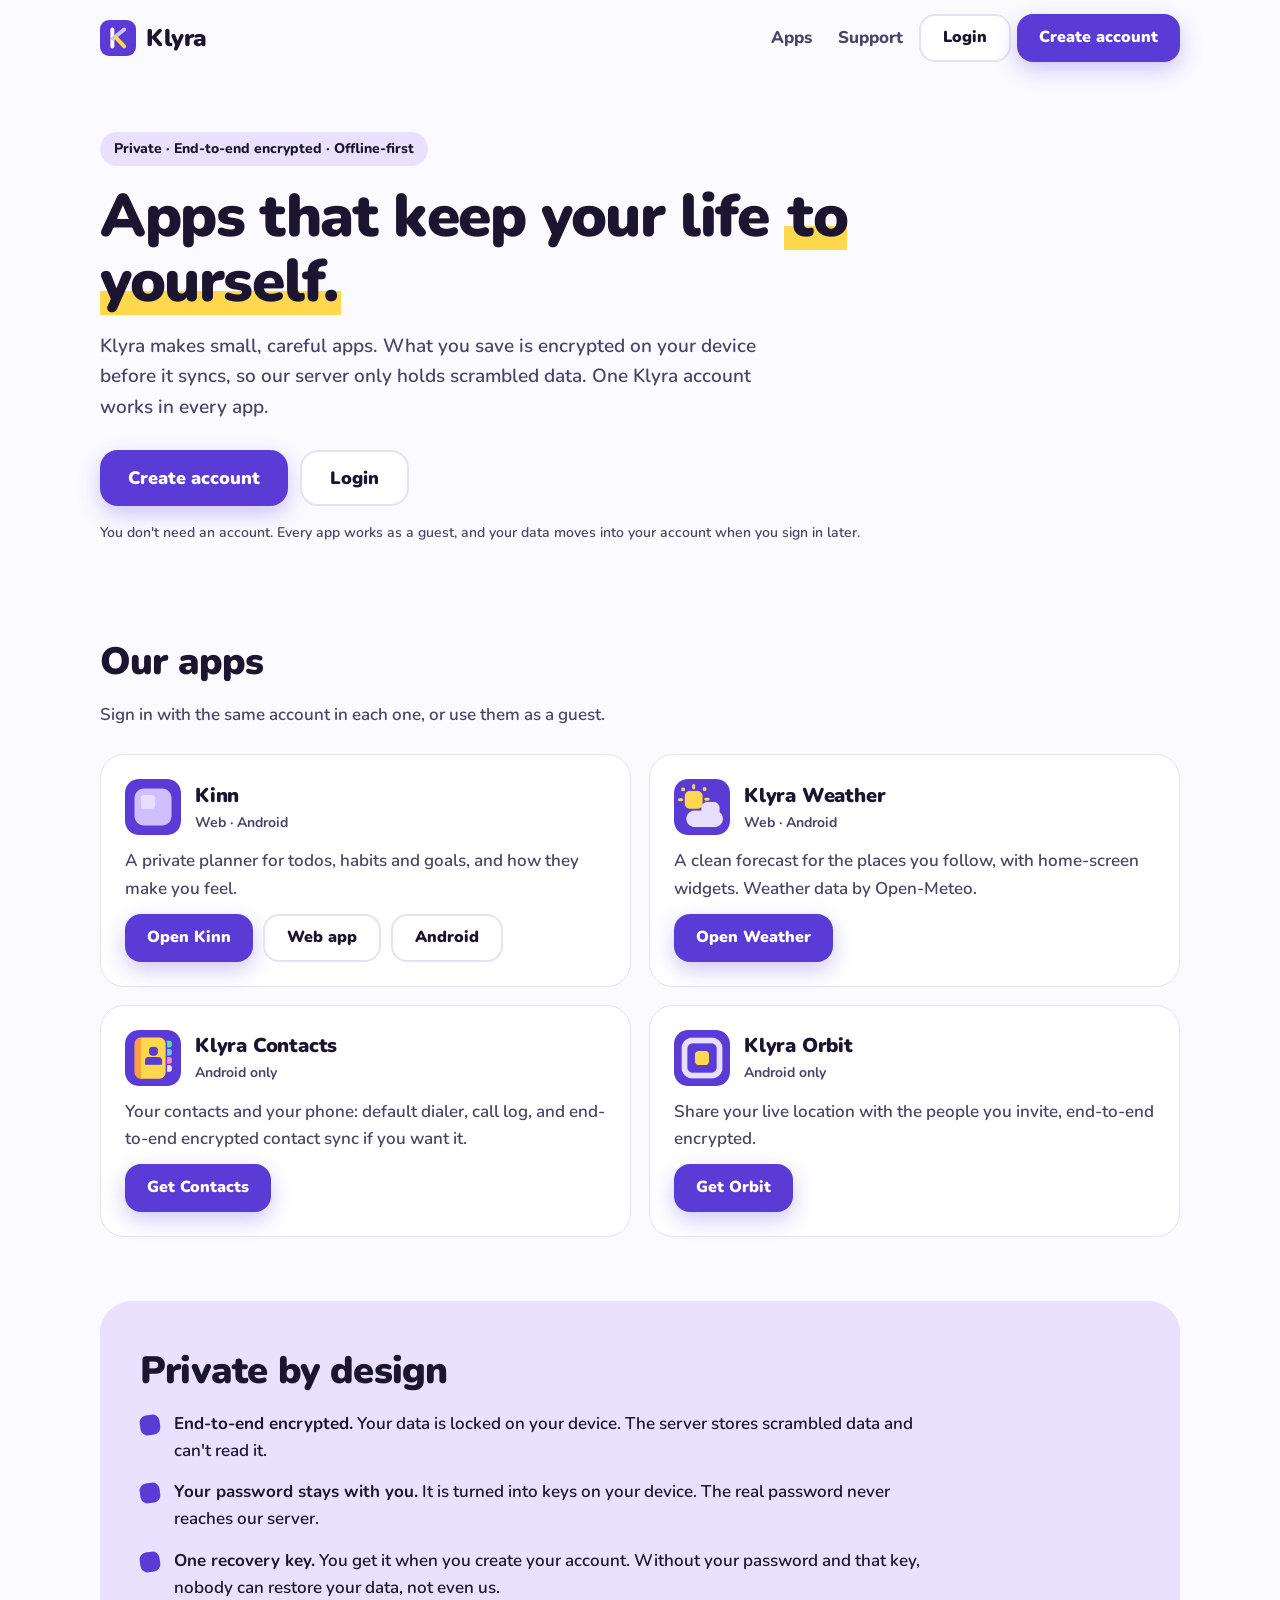
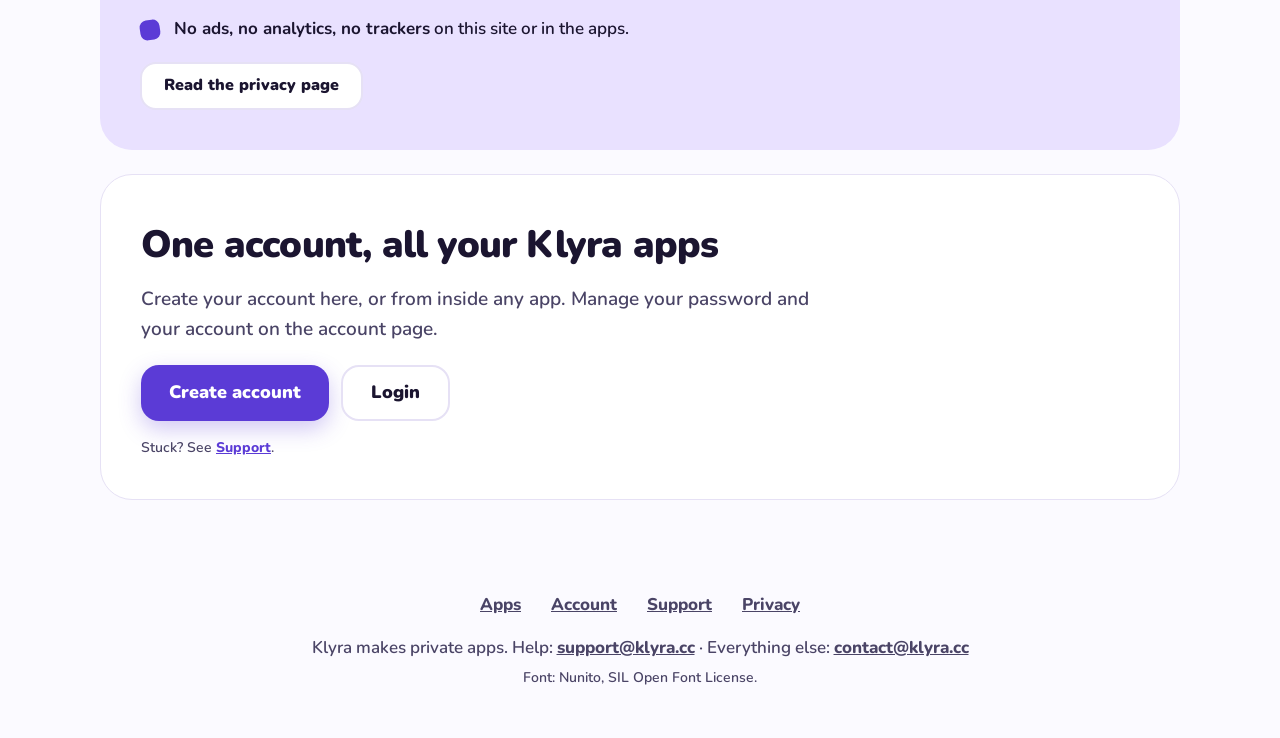
<file: index.html>
<!DOCTYPE html>
<html lang="en">
<head>
  <meta charset="UTF-8">
  <meta name="viewport" content="width=device-width, initial-scale=1.0">
  <!-- Static page: no inline code, nothing loaded from other sites. -->
  <meta http-equiv="Content-Security-Policy" content="default-src 'none'; script-src 'self'; style-src 'self'; font-src 'self'; img-src 'self'; base-uri 'none'; form-action 'none'">
  <meta name="referrer" content="strict-origin-when-cross-origin">
  <title>Klyra: private apps, one account</title>
  <meta name="description" content="Klyra makes private, end-to-end encrypted, offline-first apps. One Klyra account works in all of them, and every app works as a guest too.">
  <meta name="theme-color" content="#FBFAFF" media="(prefers-color-scheme: light)">
  <meta name="theme-color" content="#13101F" media="(prefers-color-scheme: dark)">
  <meta property="og:title" content="Klyra">
  <meta property="og:description" content="Private, end-to-end encrypted, offline-first apps. One account for all of them.">
  <meta property="og:image" content="https://klyra.cc/img/klyra-512.png">
  <link rel="icon" type="image/svg+xml" href="/favicon.svg">
  <link rel="icon" type="image/png" href="/favicon.png">
  <link rel="apple-touch-icon" href="/img/klyra-192.png">
  <link rel="preload" href="/assets/Nunito.ttf" as="font" type="font/ttf" crossorigin>
  <link rel="stylesheet" href="/assets/style.css">
</head>
<body>
<a class="skip" href="#main">Skip to content</a>

<header class="top">
  <a class="brand" href="/" aria-label="Klyra home">
    <svg viewBox="0 0 64 64" aria-hidden="true" focusable="false"><rect width="64" height="64" rx="16" fill="#5B3BD6"/><g fill="none" stroke-width="7" stroke-linecap="round" stroke-linejoin="round"><path d="M22 17v30" stroke="#FFFFFF"/><path d="M43 17 23 33" stroke="#CFBFFF"/><path d="M28 31l15 16" stroke="#FFD84D"/></g></svg>
    Klyra
  </a>
  <nav class="nav" aria-label="Main">
    <a class="hide-sm" href="/#apps">Apps</a>
    <a class="hide-sm" href="/support/">Support</a>
    <a class="btn ghost" href="/account/#/sign-in">Login</a>
    <a class="btn primary" href="/account/#/sign-in?mode=create">Create account</a>
  </nav>
</header>

<main id="main">
  <section class="hero">
    <p class="pill">Private · End-to-end encrypted · Offline-first</p>
    <h1>Apps that keep your life <span class="hl">to yourself.</span></h1>
    <p class="lead">Klyra makes small, careful apps. What you save is encrypted on your device before it syncs, so our server only holds scrambled data. One Klyra account works in every app.</p>
    <div class="cta">
      <a class="btn primary big" href="/account/#/sign-in?mode=create">Create account</a>
      <a class="btn ghost big" href="/account/#/sign-in">Login</a>
    </div>
    <p class="small">You don't need an account. Every app works as a guest, and your data moves into your account when you sign in later.</p>
  </section>

  <section id="apps" aria-labelledby="apps-title">
    <h2 id="apps-title">Our apps</h2>
    <p class="sub">Sign in with the same account in each one, or use them as a guest.</p>
    <div class="grid">
      <article class="app">
        <div class="app-head">
          <img src="/img/apps/kinn.png" alt="" width="56" height="56">
          <div>
            <h3>Kinn</h3>
            <p class="platforms">Web · Android</p>
          </div>
        </div>
        <p class="pitch">A private planner for todos, habits and goals, and how they make you feel.</p>
        <div class="actions">
          <a class="btn primary" href="https://kinn.klyra.cc" aria-label="Open Kinn">Open Kinn</a>
          <a class="btn ghost" href="https://kinn.klyra.cc/app/" aria-label="Kinn web app">Web app</a>
          <a class="btn ghost" href="https://kinn.klyra.cc/android/" aria-label="Kinn for Android">Android</a>
        </div>
      </article>

      <article class="app">
        <div class="app-head">
          <img src="/img/apps/weather.png" alt="" width="56" height="56">
          <div>
            <h3>Klyra Weather</h3>
            <p class="platforms">Web · Android</p>
          </div>
        </div>
        <p class="pitch">A clean forecast for the places you follow, with home-screen widgets. Weather data by Open-Meteo.</p>
        <div class="actions">
          <a class="btn primary" href="https://weather.klyra.cc" aria-label="Open Klyra Weather">Open Weather</a>
        </div>
      </article>

      <article class="app">
        <div class="app-head">
          <img src="/img/apps/contacts.png" alt="" width="56" height="56">
          <div>
            <h3>Klyra Contacts</h3>
            <p class="platforms">Android only</p>
          </div>
        </div>
        <p class="pitch">Your contacts and your phone: default dialer, call log, and end-to-end encrypted contact sync if you want it.</p>
        <div class="actions">
          <a class="btn primary" href="https://contacts.klyra.cc" aria-label="Open Klyra Contacts">Get Contacts</a>
        </div>
      </article>

      <article class="app">
        <div class="app-head">
          <img src="/img/apps/orbit.png" alt="" width="56" height="56">
          <div>
            <h3>Klyra Orbit</h3>
            <p class="platforms">Android only</p>
          </div>
        </div>
        <p class="pitch">Share your live location with the people you invite, end-to-end encrypted.</p>
        <div class="actions">
          <a class="btn primary" href="https://orbit.klyra.cc" aria-label="Open Klyra Orbit">Get Orbit</a>
        </div>
      </article>
    </div>
  </section>

  <section class="privacy c-tint-lilac" aria-labelledby="p-title">
    <h2 id="p-title">Private by design</h2>
    <ul>
      <li><b>End-to-end encrypted.</b> Your data is locked on your device. The server stores scrambled data and can't read it.</li>
      <li><b>Your password stays with you.</b> It is turned into keys on your device. The real password never reaches our server.</li>
      <li><b>One recovery key.</b> You get it when you create your account. Without your password and that key, nobody can restore your data, not even us.</li>
      <li><b>No ads, no analytics, no trackers</b> on this site or in the apps.</li>
    </ul>
    <a class="btn ghost" href="/privacy/">Read the privacy page</a>
  </section>

  <section class="cta-band" aria-labelledby="c-title">
    <h2 id="c-title">One account, all your Klyra apps</h2>
    <p class="lead">Create your account here, or from inside any app. Manage your password and your account on the account page.</p>
    <div class="cta">
      <a class="btn primary big" href="/account/#/sign-in?mode=create">Create account</a>
      <a class="btn ghost big" href="/account/#/sign-in">Login</a>
    </div>
    <p class="small">Stuck? See <a href="/support/">Support</a>.</p>
  </section>
</main>

<footer class="foot">
  <nav aria-label="Footer">
    <a href="/#apps">Apps</a>
    <a href="/account/">Account</a>
    <a href="/support/">Support</a>
    <a href="/privacy/">Privacy</a>
  </nav>
  <p>Klyra makes private apps. Help: <a href="mailto:support@klyra.cc">support@klyra.cc</a> · Everything else: <a href="mailto:contact@klyra.cc">contact@klyra.cc</a></p>
  <p class="small">Font: Nunito, SIL Open Font License.</p>
</footer>
</body>
</html>
</file>
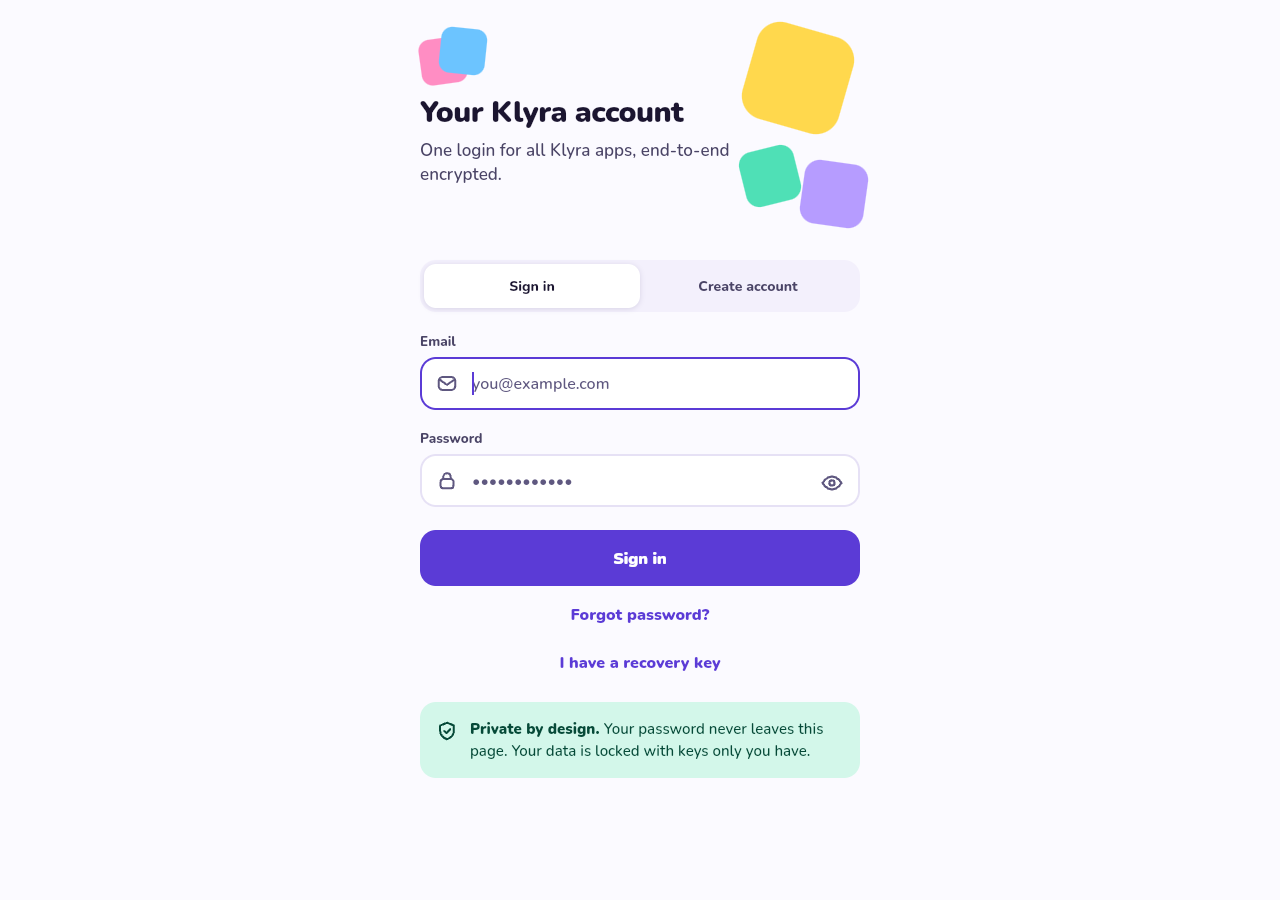
<file: account/index.html>
<!DOCTYPE html>
<html>
<head>
  <!--
    /account/ is replaced by the value of `--base-href` at build
    time (e.g. "/account/" when served from GitHub Pages).
  -->
  <base href="/account/">
  <meta charset="UTF-8">
  <!--
    The decrypted master key lives in this page's memory: only our own code
    may run, and it may only talk to our Supabase project. 'wasm-unsafe-eval'
    is for CanvasKit and libsodium (WebAssembly). Built with
    --no-web-resources-cdn --csp, so CanvasKit is served from here. Unlike the
    other Klyra web apps there is no fonts.gstatic.com: a character Nunito
    lacks shows a missing-glyph box rather than asking Google for a font.
  -->
  <meta http-equiv="Content-Security-Policy" content="default-src 'self'; script-src 'self' 'wasm-unsafe-eval'; connect-src 'self' https://qvphnekcdnrczxkabyrs.supabase.co wss://qvphnekcdnrczxkabyrs.supabase.co; font-src 'self' data:; img-src 'self' data: blob:; style-src 'self' 'unsafe-inline'; worker-src 'self' blob:; object-src 'none'; base-uri 'self'; form-action 'none'">
  <meta name="referrer" content="strict-origin-when-cross-origin">
  <meta content="IE=Edge" http-equiv="X-UA-Compatible">
  <meta name="viewport" content="width=device-width, initial-scale=1.0, viewport-fit=cover">
  <meta name="description" content="Klyra Account: sign in, create your account and manage it. One account for all Klyra apps.">

  <meta name="mobile-web-app-capable" content="yes">
  <!-- The page runs under the status bar; #klyra-app stops at it and the
       strip shows the app's background (see klyra_chrome.js). -->
  <meta name="apple-mobile-web-app-status-bar-style" content="black-translucent">
  <meta name="theme-color" content="#FBFAFF" media="(prefers-color-scheme: light)">
  <meta name="theme-color" content="#13101F" media="(prefers-color-scheme: dark)">
  <meta name="apple-mobile-web-app-title" content="Klyra Account">
  <link rel="apple-touch-icon" href="icons/Icon-192.png">
  <link rel="icon" type="image/png" href="favicon.png"/>

  <title>Klyra Account</title>
  <link rel="manifest" href="manifest.json">
  <!-- libsodium (sumo) for package:sodium; loaded before the Flutter bootstrap. -->
  <script src="sodium.js"></script>
  <script src="klyra_chrome.js"></script>
  <style>
    :root { --klyra-top: #FBFAFF; --klyra-bottom: #FFFFFF; }
    @media (prefers-color-scheme: dark) {
      :root { --klyra-top: #13101F; --klyra-bottom: #1E1A31; }
    }
    /* Solid colors only: iOS (26.1+) paints the installed web app's status
       bar from the page background and can't read a gradient (it shows
       white). The home-indicator strip is its own element instead. */
    html, body { margin: 0; height: 100%; background-color: var(--klyra-top); }
    #klyra-bottom {
      position: fixed;
      right: 0;
      bottom: 0;
      left: 0;
      height: env(safe-area-inset-bottom, 0);
      background-color: var(--klyra-bottom);
    }
    #klyra-app {
      position: fixed;
      top: env(safe-area-inset-top, 0);
      right: env(safe-area-inset-right, 0);
      bottom: env(safe-area-inset-bottom, 0);
      left: env(safe-area-inset-left, 0);
    }
  </style>
</head>
<body>
  <div id="klyra-bottom"></div>
  <div id="klyra-app"></div>
  <script src="flutter_bootstrap.js" async></script>
</body>
</html>
</file>
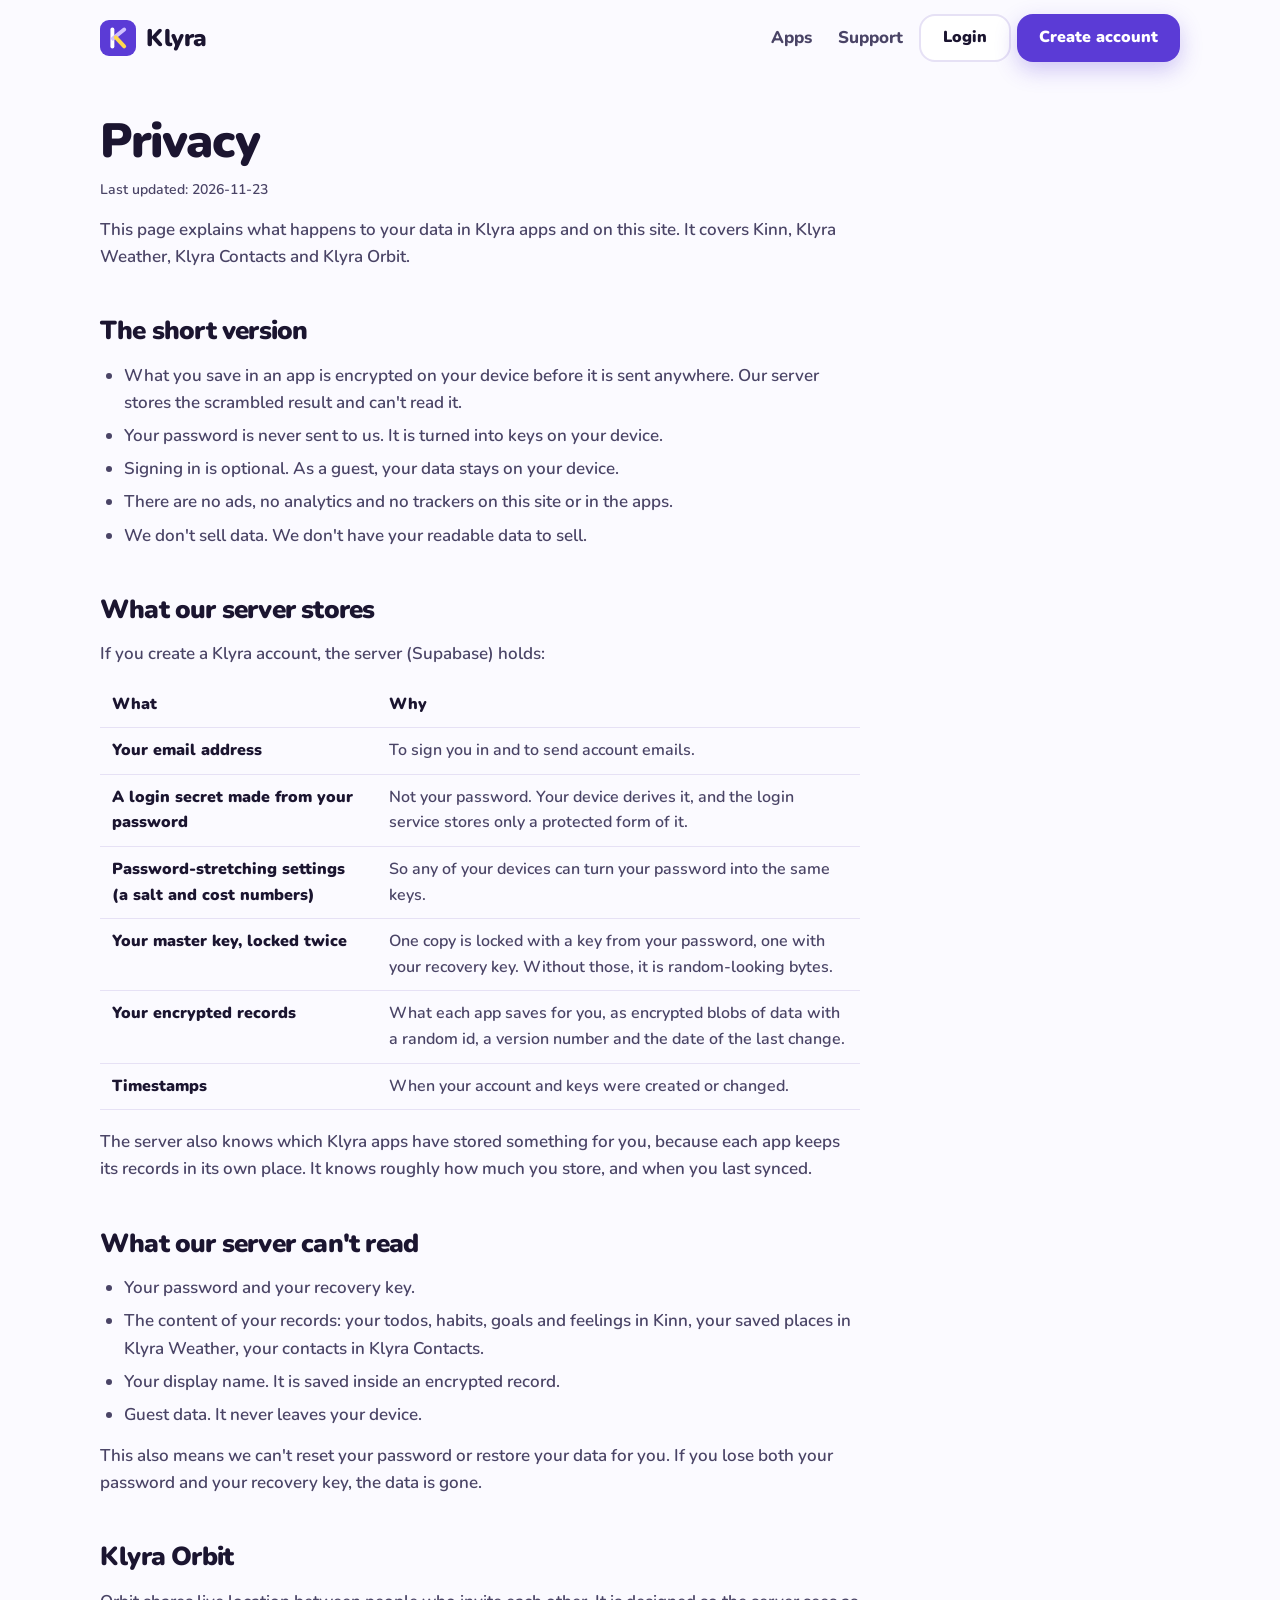
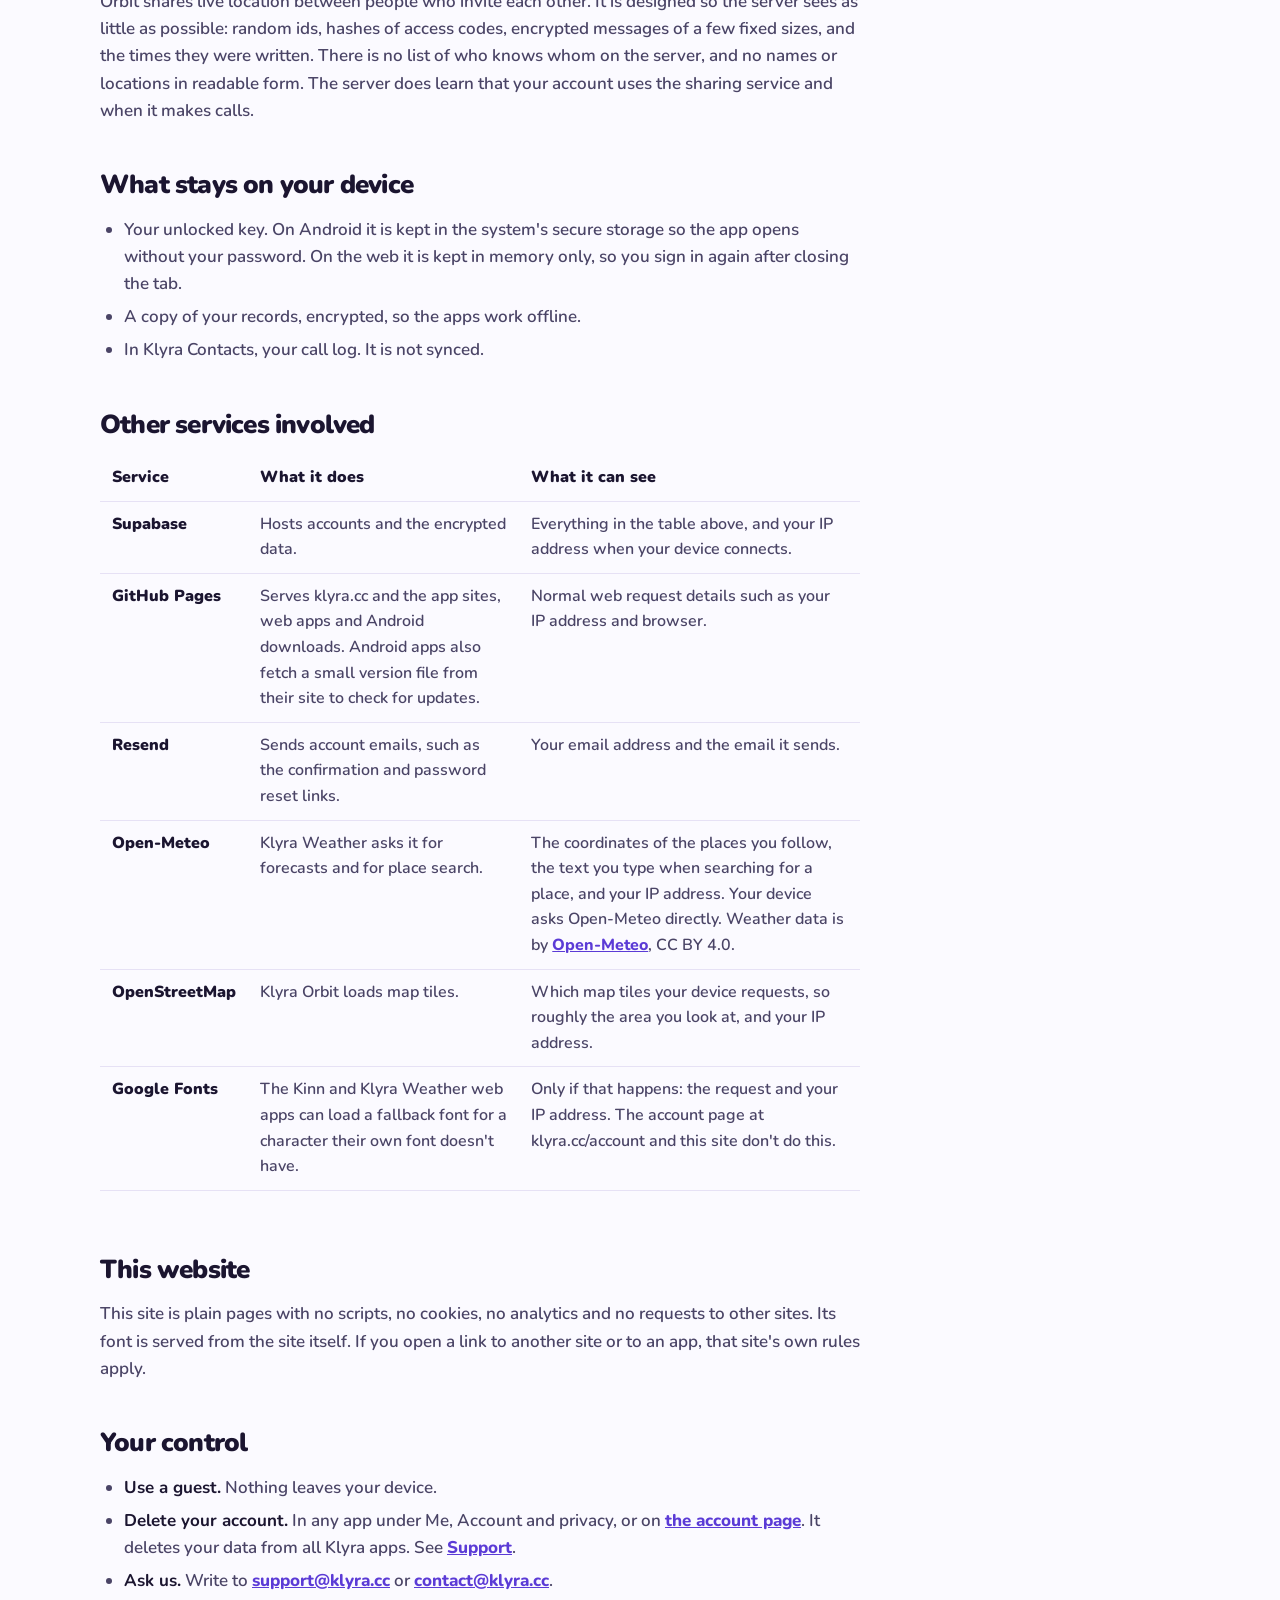
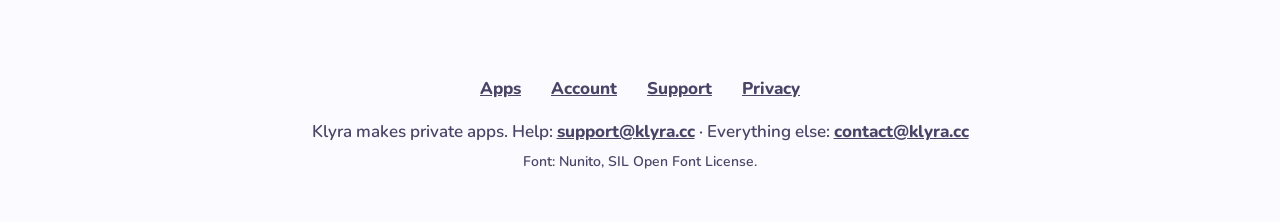
<file: privacy/index.html>
<!DOCTYPE html>
<html lang="en">
<head>
  <meta charset="UTF-8">
  <meta name="viewport" content="width=device-width, initial-scale=1.0">
  <meta http-equiv="Content-Security-Policy" content="default-src 'none'; script-src 'self'; style-src 'self'; font-src 'self'; img-src 'self'; base-uri 'none'; form-action 'none'">
  <meta name="referrer" content="strict-origin-when-cross-origin">
  <title>Privacy · Klyra</title>
  <meta name="description" content="What Klyra's server stores, what it can't read, and which other services are involved. Plain language.">
  <meta name="theme-color" content="#FBFAFF" media="(prefers-color-scheme: light)">
  <meta name="theme-color" content="#13101F" media="(prefers-color-scheme: dark)">
  <link rel="icon" type="image/svg+xml" href="/favicon.svg">
  <link rel="icon" type="image/png" href="/favicon.png">
  <link rel="apple-touch-icon" href="/img/klyra-192.png">
  <link rel="preload" href="/assets/Nunito.ttf" as="font" type="font/ttf" crossorigin>
  <link rel="stylesheet" href="/assets/style.css">
</head>
<body>
<a class="skip" href="#main">Skip to content</a>

<header class="top">
  <a class="brand" href="/" aria-label="Klyra home">
    <svg viewBox="0 0 64 64" aria-hidden="true" focusable="false"><rect width="64" height="64" rx="16" fill="#5B3BD6"/><g fill="none" stroke-width="7" stroke-linecap="round" stroke-linejoin="round"><path d="M22 17v30" stroke="#FFFFFF"/><path d="M43 17 23 33" stroke="#CFBFFF"/><path d="M28 31l15 16" stroke="#FFD84D"/></g></svg>
    Klyra
  </a>
  <nav class="nav" aria-label="Main">
    <a class="hide-sm" href="/#apps">Apps</a>
    <a class="hide-sm" href="/support/">Support</a>
    <a class="btn ghost" href="/account/#/sign-in">Login</a>
    <a class="btn primary" href="/account/#/sign-in?mode=create">Create account</a>
  </nav>
</header>

<main id="main">
  <article class="doc">
    <h1>Privacy</h1>
    <p class="updated">Last updated: 2026-11-23</p>
    <p>This page explains what happens to your data in Klyra apps and on this site. It covers Kinn, Klyra Weather, Klyra Contacts and Klyra Orbit.</p>

    <h2 id="short">The short version</h2>
    <ul>
      <li>What you save in an app is encrypted on your device before it is sent anywhere. Our server stores the scrambled result and can't read it.</li>
      <li>Your password is never sent to us. It is turned into keys on your device.</li>
      <li>Signing in is optional. As a guest, your data stays on your device.</li>
      <li>There are no ads, no analytics and no trackers on this site or in the apps.</li>
      <li>We don't sell data. We don't have your readable data to sell.</li>
    </ul>

    <h2 id="stores">What our server stores</h2>
    <p>If you create a Klyra account, the server (Supabase) holds:</p>
    <div class="table-wrap">
      <table>
        <thead><tr><th scope="col">What</th><th scope="col">Why</th></tr></thead>
        <tbody>
          <tr><th scope="row">Your email address</th><td>To sign you in and to send account emails.</td></tr>
          <tr><th scope="row">A login secret made from your password</th><td>Not your password. Your device derives it, and the login service stores only a protected form of it.</td></tr>
          <tr><th scope="row">Password-stretching settings (a salt and cost numbers)</th><td>So any of your devices can turn your password into the same keys.</td></tr>
          <tr><th scope="row">Your master key, locked twice</th><td>One copy is locked with a key from your password, one with your recovery key. Without those, it is random-looking bytes.</td></tr>
          <tr><th scope="row">Your encrypted records</th><td>What each app saves for you, as encrypted blobs of data with a random id, a version number and the date of the last change.</td></tr>
          <tr><th scope="row">Timestamps</th><td>When your account and keys were created or changed.</td></tr>
        </tbody>
      </table>
    </div>
    <p>The server also knows which Klyra apps have stored something for you, because each app keeps its records in its own place. It knows roughly how much you store, and when you last synced.</p>

    <h2 id="cant">What our server can't read</h2>
    <ul>
      <li>Your password and your recovery key.</li>
      <li>The content of your records: your todos, habits, goals and feelings in Kinn, your saved places in Klyra Weather, your contacts in Klyra Contacts.</li>
      <li>Your display name. It is saved inside an encrypted record.</li>
      <li>Guest data. It never leaves your device.</li>
    </ul>
    <p>This also means we can't reset your password or restore your data for you. If you lose both your password and your recovery key, the data is gone.</p>

    <h2 id="orbit">Klyra Orbit</h2>
    <p>Orbit shares live location between people who invite each other. It is designed so the server sees as little as possible: random ids, hashes of access codes, encrypted messages of a few fixed sizes, and the times they were written. There is no list of who knows whom on the server, and no names or locations in readable form. The server does learn that your account uses the sharing service and when it makes calls.</p>

    <h2 id="on-device">What stays on your device</h2>
    <ul>
      <li>Your unlocked key. On Android it is kept in the system's secure storage so the app opens without your password. On the web it is kept in memory only, so you sign in again after closing the tab.</li>
      <li>A copy of your records, encrypted, so the apps work offline.</li>
      <li>In Klyra Contacts, your call log. It is not synced.</li>
    </ul>

    <h2 id="others">Other services involved</h2>
    <div class="table-wrap">
      <table>
        <thead><tr><th scope="col">Service</th><th scope="col">What it does</th><th scope="col">What it can see</th></tr></thead>
        <tbody>
          <tr><th scope="row">Supabase</th><td>Hosts accounts and the encrypted data.</td><td>Everything in the table above, and your IP address when your device connects.</td></tr>
          <tr><th scope="row">GitHub Pages</th><td>Serves klyra.cc and the app sites, web apps and Android downloads. Android apps also fetch a small version file from their site to check for updates.</td><td>Normal web request details such as your IP address and browser.</td></tr>
          <tr><th scope="row">Resend</th><td>Sends account emails, such as the confirmation and password reset links.</td><td>Your email address and the email it sends.</td></tr>
          <tr><th scope="row">Open-Meteo</th><td>Klyra Weather asks it for forecasts and for place search.</td><td>The coordinates of the places you follow, the text you type when searching for a place, and your IP address. Your device asks Open-Meteo directly. Weather data is by <a href="https://open-meteo.com/">Open-Meteo</a>, CC BY 4.0.</td></tr>
          <tr><th scope="row">OpenStreetMap</th><td>Klyra Orbit loads map tiles.</td><td>Which map tiles your device requests, so roughly the area you look at, and your IP address.</td></tr>
          <tr><th scope="row">Google Fonts</th><td>The Kinn and Klyra Weather web apps can load a fallback font for a character their own font doesn't have.</td><td>Only if that happens: the request and your IP address. The account page at klyra.cc/account and this site don't do this.</td></tr>
        </tbody>
      </table>
    </div>

    <h2 id="site">This website</h2>
    <p>This site is plain pages with no scripts, no cookies, no analytics and no requests to other sites. Its font is served from the site itself. If you open a link to another site or to an app, that site's own rules apply.</p>

    <h2 id="control">Your control</h2>
    <ul>
      <li><b>Use a guest.</b> Nothing leaves your device.</li>
      <li><b>Delete your account.</b> In any app under Me, Account and privacy, or on <a href="/account/#/sign-in">the account page</a>. It deletes your data from all Klyra apps. See <a href="/support/#delete">Support</a>.</li>
      <li><b>Ask us.</b> Write to <a href="mailto:support@klyra.cc">support@klyra.cc</a> or <a href="mailto:contact@klyra.cc">contact@klyra.cc</a>.</li>
    </ul>
  </article>
</main>

<footer class="foot">
  <nav aria-label="Footer">
    <a href="/#apps">Apps</a>
    <a href="/account/">Account</a>
    <a href="/support/">Support</a>
    <a href="/privacy/">Privacy</a>
  </nav>
  <p>Klyra makes private apps. Help: <a href="mailto:support@klyra.cc">support@klyra.cc</a> · Everything else: <a href="mailto:contact@klyra.cc">contact@klyra.cc</a></p>
  <p class="small">Font: Nunito, SIL Open Font License.</p>
</footer>
</body>
</html>
</file>
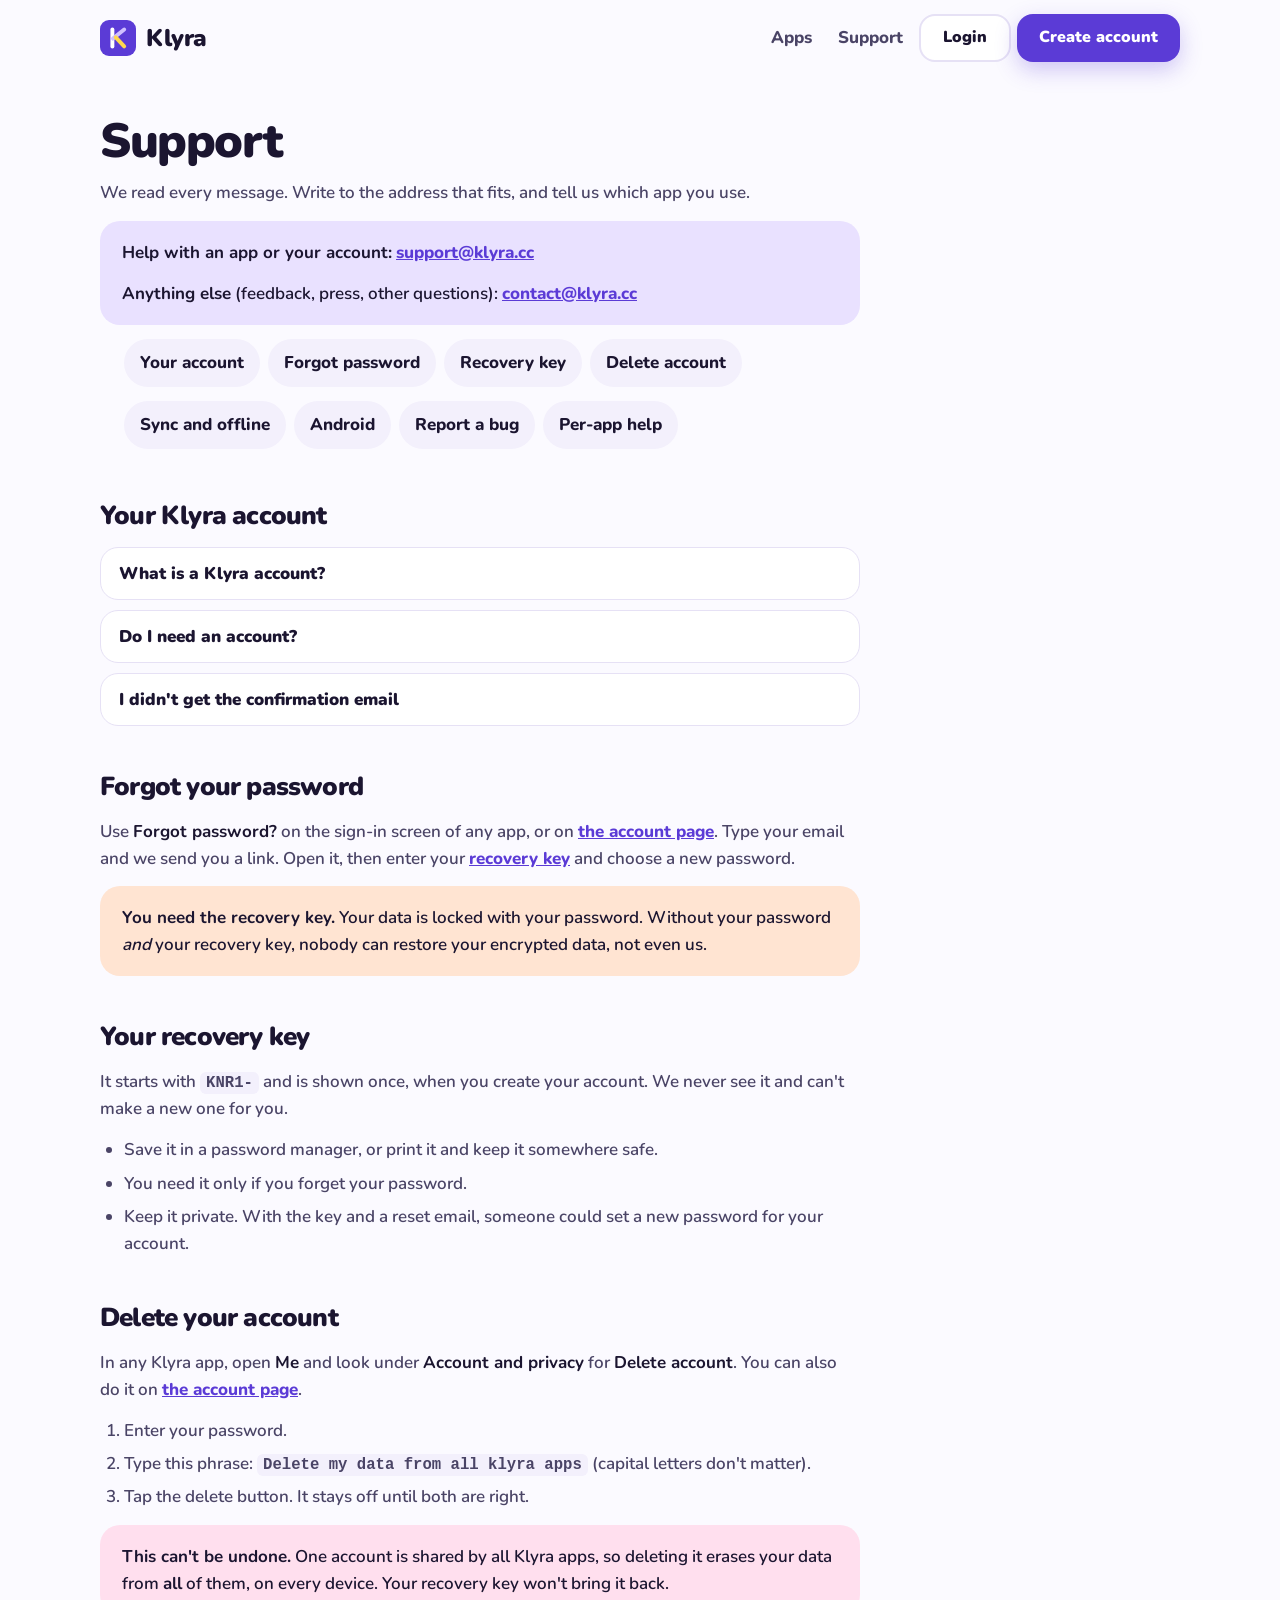
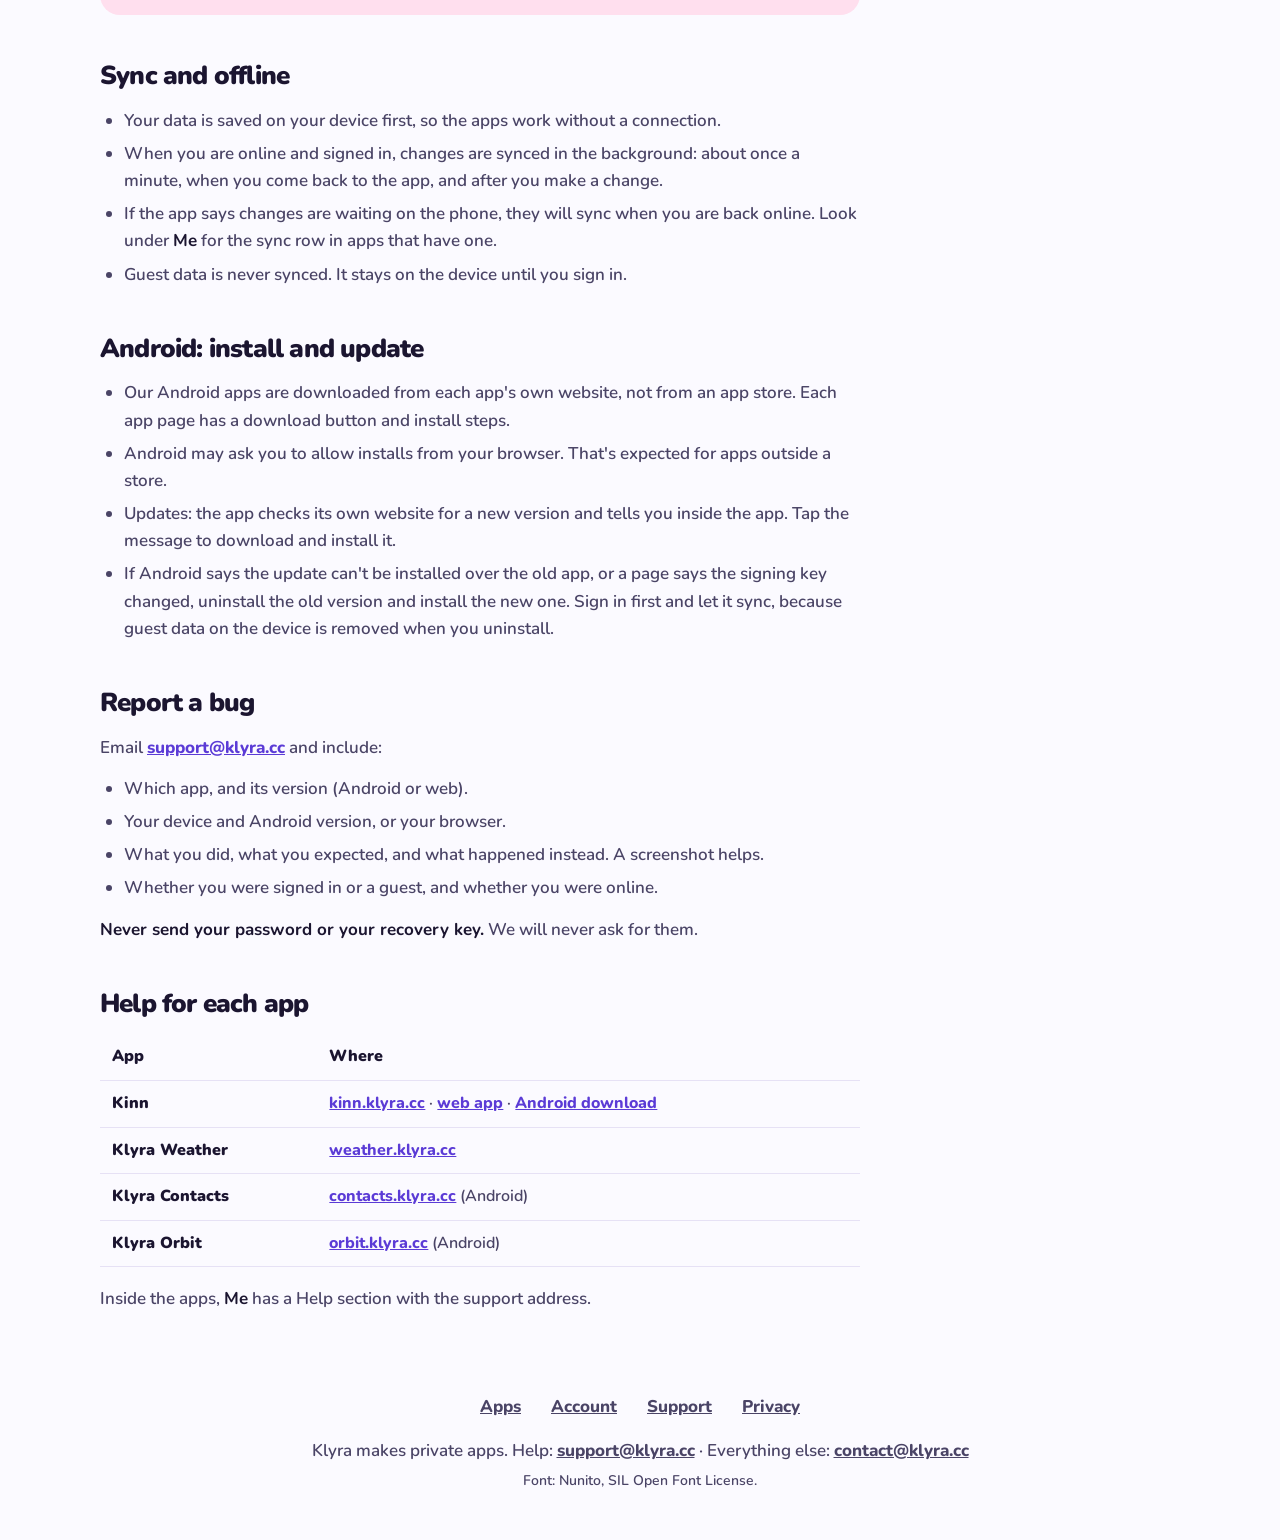
<file: support/index.html>
<!DOCTYPE html>
<html lang="en">
<head>
  <meta charset="UTF-8">
  <meta name="viewport" content="width=device-width, initial-scale=1.0">
  <meta http-equiv="Content-Security-Policy" content="default-src 'none'; script-src 'self'; style-src 'self'; font-src 'self'; img-src 'self'; base-uri 'none'; form-action 'none'">
  <meta name="referrer" content="strict-origin-when-cross-origin">
  <title>Support · Klyra</title>
  <meta name="description" content="Get help with your Klyra account and apps: sign-in, recovery key, deleting your account, sync, Android installs and reporting a bug.">
  <meta name="theme-color" content="#FBFAFF" media="(prefers-color-scheme: light)">
  <meta name="theme-color" content="#13101F" media="(prefers-color-scheme: dark)">
  <link rel="icon" type="image/svg+xml" href="/favicon.svg">
  <link rel="icon" type="image/png" href="/favicon.png">
  <link rel="apple-touch-icon" href="/img/klyra-192.png">
  <link rel="preload" href="/assets/Nunito.ttf" as="font" type="font/ttf" crossorigin>
  <link rel="stylesheet" href="/assets/style.css">
</head>
<body>
<a class="skip" href="#main">Skip to content</a>

<header class="top">
  <a class="brand" href="/" aria-label="Klyra home">
    <svg viewBox="0 0 64 64" aria-hidden="true" focusable="false"><rect width="64" height="64" rx="16" fill="#5B3BD6"/><g fill="none" stroke-width="7" stroke-linecap="round" stroke-linejoin="round"><path d="M22 17v30" stroke="#FFFFFF"/><path d="M43 17 23 33" stroke="#CFBFFF"/><path d="M28 31l15 16" stroke="#FFD84D"/></g></svg>
    Klyra
  </a>
  <nav class="nav" aria-label="Main">
    <a class="hide-sm" href="/#apps">Apps</a>
    <a class="hide-sm" href="/support/" aria-current="page">Support</a>
    <a class="btn ghost" href="/account/#/sign-in">Login</a>
    <a class="btn primary" href="/account/#/sign-in?mode=create">Create account</a>
  </nav>
</header>

<main id="main">
  <article class="doc">
    <h1>Support</h1>
    <p>We read every message. Write to the address that fits, and tell us which app you use.</p>

    <div class="box c-tint-lilac">
      <p><b>Help with an app or your account:</b> <a href="mailto:support@klyra.cc">support@klyra.cc</a></p>
      <p><b>Anything else</b> (feedback, press, other questions): <a href="mailto:contact@klyra.cc">contact@klyra.cc</a></p>
    </div>

    <ul class="toc" aria-label="On this page">
      <li><a href="#account">Your account</a></li>
      <li><a href="#password">Forgot password</a></li>
      <li><a href="#recovery">Recovery key</a></li>
      <li><a href="#delete">Delete account</a></li>
      <li><a href="#sync">Sync and offline</a></li>
      <li><a href="#android">Android</a></li>
      <li><a href="#bug">Report a bug</a></li>
      <li><a href="#apps">Per-app help</a></li>
    </ul>

    <h2 id="account">Your Klyra account</h2>

    <details>
      <summary>What is a Klyra account?</summary>
      <p>One login for all Klyra apps. You sign in with your email and a password. Your data is encrypted with keys made from that password on your device, so the server only holds scrambled data.</p>
      <p>You can manage your account at <a href="/account/">klyra.cc/account</a>: change your password, sign out, or delete your account.</p>
    </details>

    <details>
      <summary>Do I need an account?</summary>
      <p>No. Every app works as a guest: choose "Continue as guest". Your data then stays on that device only and isn't backed up. If you sign in later, your guest data is added to your account.</p>
      <p>An account gives you sync between devices and a copy that survives losing your phone.</p>
    </details>

    <details>
      <summary>I didn't get the confirmation email</summary>
      <p>Check your spam folder first. Then try to create the account again after a few minutes. If it still doesn't arrive, write to <a href="mailto:support@klyra.cc">support@klyra.cc</a> from the address you signed up with.</p>
      <p>After you open the link in the email, you land on the account page. Then sign in. Your recovery key is shown at your first sign-in.</p>
    </details>

    <h2 id="password">Forgot your password</h2>
    <p>Use <b>Forgot password?</b> on the sign-in screen of any app, or on <a href="/account/#/sign-in">the account page</a>. Type your email and we send you a link. Open it, then enter your <a href="#recovery">recovery key</a> and choose a new password.</p>
    <div class="box c-tint-peach">
      <p><b>You need the recovery key.</b> Your data is locked with your password. Without your password <em>and</em> your recovery key, nobody can restore your encrypted data, not even us.</p>
    </div>

    <h2 id="recovery">Your recovery key</h2>
    <p>It starts with <code>KNR1-</code> and is shown once, when you create your account. We never see it and can't make a new one for you.</p>
    <ul>
      <li>Save it in a password manager, or print it and keep it somewhere safe.</li>
      <li>You need it only if you forget your password.</li>
      <li>Keep it private. With the key and a reset email, someone could set a new password for your account.</li>
    </ul>

    <h2 id="delete">Delete your account</h2>
    <p>In any Klyra app, open <b>Me</b> and look under <b>Account and privacy</b> for <b>Delete account</b>. You can also do it on <a href="/account/#/sign-in">the account page</a>.</p>
    <ol>
      <li>Enter your password.</li>
      <li>Type this phrase: <code>Delete my data from all klyra apps</code> (capital letters don't matter).</li>
      <li>Tap the delete button. It stays off until both are right.</li>
    </ol>
    <div class="box c-tint-bubblegum">
      <p><b>This can't be undone.</b> One account is shared by all Klyra apps, so deleting it erases your data from <b>all</b> of them, on every device. Your recovery key won't bring it back.</p>
    </div>

    <h2 id="sync">Sync and offline</h2>
    <ul>
      <li>Your data is saved on your device first, so the apps work without a connection.</li>
      <li>When you are online and signed in, changes are synced in the background: about once a minute, when you come back to the app, and after you make a change.</li>
      <li>If the app says changes are waiting on the phone, they will sync when you are back online. Look under <b>Me</b> for the sync row in apps that have one.</li>
      <li>Guest data is never synced. It stays on the device until you sign in.</li>
    </ul>

    <h2 id="android">Android: install and update</h2>
    <ul>
      <li>Our Android apps are downloaded from each app's own website, not from an app store. Each app page has a download button and install steps.</li>
      <li>Android may ask you to allow installs from your browser. That's expected for apps outside a store.</li>
      <li>Updates: the app checks its own website for a new version and tells you inside the app. Tap the message to download and install it.</li>
      <li>If Android says the update can't be installed over the old app, or a page says the signing key changed, uninstall the old version and install the new one. Sign in first and let it sync, because guest data on the device is removed when you uninstall.</li>
    </ul>

    <h2 id="bug">Report a bug</h2>
    <p>Email <a href="mailto:support@klyra.cc">support@klyra.cc</a> and include:</p>
    <ul>
      <li>Which app, and its version (Android or web).</li>
      <li>Your device and Android version, or your browser.</li>
      <li>What you did, what you expected, and what happened instead. A screenshot helps.</li>
      <li>Whether you were signed in or a guest, and whether you were online.</li>
    </ul>
    <p><b>Never send your password or your recovery key.</b> We will never ask for them.</p>

    <h2 id="apps">Help for each app</h2>
    <div class="table-wrap">
      <table>
        <thead><tr><th scope="col">App</th><th scope="col">Where</th></tr></thead>
        <tbody>
          <tr><th scope="row">Kinn</th><td><a href="https://kinn.klyra.cc">kinn.klyra.cc</a> · <a href="https://kinn.klyra.cc/app/">web app</a> · <a href="https://kinn.klyra.cc/android/">Android download</a></td></tr>
          <tr><th scope="row">Klyra Weather</th><td><a href="https://weather.klyra.cc">weather.klyra.cc</a></td></tr>
          <tr><th scope="row">Klyra Contacts</th><td><a href="https://contacts.klyra.cc">contacts.klyra.cc</a> (Android)</td></tr>
          <tr><th scope="row">Klyra Orbit</th><td><a href="https://orbit.klyra.cc">orbit.klyra.cc</a> (Android)</td></tr>
        </tbody>
      </table>
    </div>
    <p>Inside the apps, <b>Me</b> has a Help section with the support address.</p>
  </article>
</main>

<footer class="foot">
  <nav aria-label="Footer">
    <a href="/#apps">Apps</a>
    <a href="/account/">Account</a>
    <a href="/support/">Support</a>
    <a href="/privacy/">Privacy</a>
  </nav>
  <p>Klyra makes private apps. Help: <a href="mailto:support@klyra.cc">support@klyra.cc</a> · Everything else: <a href="mailto:contact@klyra.cc">contact@klyra.cc</a></p>
  <p class="small">Font: Nunito, SIL Open Font License.</p>
</footer>
</body>
</html>
</file>
<file: assets/style.css>
/* Klyra site. Colors are the apps' tokens (candy palette, primary #5B3BD6);
   dark mode follows the system. No third-party requests. */
@font-face {
  font-family: 'Nunito';
  src: url('/assets/Nunito.ttf') format('truetype');
  font-weight: 200 1000;
  font-display: swap;
}

:root {
  --bg: #FBFAFF; --surface: #FFFFFF; --surface2: #F3F0FC; --line: #E6E1F5;
  --text: #1B1530; --text2: #4A4466; --primary: #5B3BD6; --on-primary: #FFFFFF;
  --ink: #1B1530;
  --lemon: #FFD84D; --lemon-t: #FFF3BF;
  --mint: #4FE0B6; --mint-t: #D3F7EA;
  --lilac: #B69CFF; --lilac-t: #E9E1FF;
  --bubblegum: #FF8DC3; --bubblegum-t: #FFDFEE;
  --peach: #FFA974; --peach-t: #FFE4D2;
  --sky: #6CC4FF; --sky-t: #D6EDFF;
  --shadow: 0 18px 50px rgba(91, 59, 214, .14);
}
@media (prefers-color-scheme: dark) {
  :root {
    --bg: #13101F; --surface: #1E1A31; --surface2: #292342; --line: #372F55;
    --text: #F4F1FF; --text2: #C9C3E3; --primary: #B69CFF; --on-primary: #1B1530;
    --lemon-t: #4B4037; --mint-t: #28424C; --lilac-t: #3C345A;
    --bubblegum-t: #4B314E; --peach-t: #4B373E; --sky-t: #2E3C5A;
    --shadow: 0 18px 50px rgba(0, 0, 0, .45);
  }
}

* { box-sizing: border-box; }
html { scroll-behavior: smooth; scroll-padding-top: 84px; }
@media (prefers-reduced-motion: reduce) {
  html { scroll-behavior: auto; }
  * { transition: none !important; }
}
body {
  margin: 0; background: var(--bg); color: var(--text);
  font: 600 17px/1.6 'Nunito', system-ui, -apple-system, 'Segoe UI', Roboto, sans-serif;
}
a { color: var(--primary); font-weight: 800; }
img, svg { display: block; }
h1, h2, h3 { font-weight: 900; margin: 0; }
p { margin: 0; }

.skip { position: absolute; left: -999px; top: 8px; background: var(--surface); padding: 12px 16px; border-radius: 12px; z-index: 10; }
.skip:focus { left: 12px; }
:focus-visible { outline: 3px solid var(--primary); outline-offset: 3px; }

/* Buttons: at least 48 px high. */
.btn {
  display: inline-flex; align-items: center; justify-content: center;
  min-height: 48px; padding: 0 22px; border-radius: 16px;
  font-weight: 900; font-size: 16px; text-decoration: none;
  transition: transform .15s ease, box-shadow .15s ease;
}
.btn:hover { transform: translateY(-2px); }
.btn.primary { background: var(--primary); color: var(--on-primary); box-shadow: 0 8px 22px rgba(91, 59, 214, .28); }
.btn.ghost { background: var(--surface); color: var(--text); border: 2px solid var(--line); }
.btn.big { min-height: 56px; padding: 0 28px; font-size: 18px; border-radius: 18px; }
.btn[aria-disabled="true"] { opacity: .65; pointer-events: none; }

/* Header */
.top {
  position: sticky; top: 0; z-index: 5;
  display: flex; align-items: center; justify-content: space-between; gap: 12px;
  max-width: 1120px; margin: 0 auto; padding: 14px 20px;
  background: color-mix(in srgb, var(--bg) 88%, transparent);
  backdrop-filter: blur(10px);
}
.brand { display: flex; align-items: center; gap: 10px; color: var(--text); text-decoration: none; font-size: 24px; font-weight: 900; letter-spacing: -.4px; min-height: 48px; }
.brand svg { width: 36px; height: 36px; }
.nav { display: flex; align-items: center; gap: 6px; flex-wrap: wrap; justify-content: flex-end; }
.nav a:not(.btn) { color: var(--text2); text-decoration: none; min-height: 48px; display: inline-flex; align-items: center; padding: 0 10px; border-radius: 12px; }
.nav a:not(.btn):hover { color: var(--text); background: var(--surface2); }

.c-lemon { background: var(--lemon); } .c-mint { background: var(--mint); color: var(--ink); }
.c-tint-bubblegum { background: var(--bubblegum-t); } .c-tint-sky { background: var(--sky-t); }
.c-tint-lemon { background: var(--lemon-t); } .c-tint-mint { background: var(--mint-t); }
.c-tint-peach { background: var(--peach-t); } .c-tint-lilac { background: var(--lilac-t); }

main { max-width: 1120px; margin: 0 auto; padding: 0 20px; }
.hero { padding: 56px 0 48px; max-width: 760px; }
.pill { display: inline-block; background: var(--lilac-t); color: var(--text); border-radius: 999px; padding: 6px 14px; font-size: 14px; font-weight: 800; margin-bottom: 18px; }
h1 { font-size: clamp(36px, 6vw, 60px); line-height: 1.07; letter-spacing: -1.4px; margin-bottom: 18px; }
.hl { background: linear-gradient(transparent 62%, var(--lemon) 62%, var(--lemon) 92%, transparent 92%); padding: 0 4px; }
@media (prefers-color-scheme: dark) { .hl { background: none; color: var(--lemon); padding: 0; } }
.lead { font-size: 19px; color: var(--text2); max-width: 36em; margin-bottom: 28px; }
.cta { display: flex; flex-wrap: wrap; gap: 12px; margin-bottom: 16px; }
.small { font-size: 14px; color: var(--text2); }

section { padding: 40px 0; }
h2 { font-size: clamp(26px, 4vw, 38px); letter-spacing: -.8px; margin-bottom: 8px; }
h3 { font-size: 20px; letter-spacing: -.2px; }
.sub { color: var(--text2); margin-bottom: 26px; max-width: 40em; }

/* App grid */
.grid { display: grid; grid-template-columns: repeat(2, 1fr); gap: 18px; }
.app { border-radius: 24px; padding: 24px; background: var(--surface); border: 1.5px solid var(--line); display: flex; flex-direction: column; gap: 12px; }
.app-head { display: flex; align-items: center; gap: 14px; }
.app-head img { width: 56px; height: 56px; border-radius: 14px; }
.app-head h3 { margin: 0; }
.platforms { font-size: 14px; color: var(--text2); font-weight: 700; }
.app p.pitch { color: var(--text2); flex: 1; }
.app .actions { display: flex; flex-wrap: wrap; gap: 10px; }
.badge { display: inline-block; font-size: 13px; font-weight: 900; padding: 2px 10px; border-radius: 999px; background: var(--lemon-t); color: var(--text); margin-left: 6px; vertical-align: middle; }

/* Privacy block on the home page */
.privacy { border-radius: 32px; padding: 40px; margin: 24px 0; }
.privacy ul { margin: 0 0 20px; padding: 0; list-style: none; display: grid; gap: 14px; max-width: 46em; }
.privacy li { padding-left: 34px; position: relative; }
.privacy li::before { content: ''; position: absolute; left: 0; top: 5px; width: 20px; height: 20px; border-radius: 7px; background: var(--primary); transform: rotate(-8deg); }

.cta-band { border-radius: 32px; padding: 40px; margin: 24px 0 48px; background: var(--surface); border: 1.5px solid var(--line); }
.cta-band .lead { margin-bottom: 20px; }

/* Text pages (support, privacy) */
.doc { max-width: 760px; padding: 40px 0 24px; }
.doc h1 { font-size: clamp(32px, 5vw, 48px); margin-bottom: 12px; }
.doc h2 { font-size: 26px; margin: 40px 0 10px; }
.doc h3 { margin: 24px 0 6px; }
.doc p, .doc ul, .doc ol { margin: 0 0 14px; color: var(--text2); }
.doc ul, .doc ol { padding-left: 24px; }
.doc li { margin-bottom: 6px; }
.doc strong, .doc b { color: var(--text); }
.doc code { font: 700 .92em ui-monospace, SFMono-Regular, Menlo, Consolas, monospace; background: var(--surface2); padding: 2px 6px; border-radius: 6px; overflow-wrap: anywhere; }
.toc { display: flex; flex-wrap: wrap; gap: 8px; margin: 18px 0 0; padding: 0; list-style: none; }
.toc a { display: inline-flex; align-items: center; min-height: 48px; padding: 0 16px; border-radius: 999px; background: var(--surface2); text-decoration: none; color: var(--text); }
.box { border-radius: 20px; padding: 18px 22px; margin: 0 0 14px; }
.box p:last-child, .box ul:last-child { margin-bottom: 0; }
.box p, .box ul { color: var(--text); }
table { width: 100%; border-collapse: collapse; margin: 0 0 18px; font-size: 16px; }
th, td { text-align: left; vertical-align: top; padding: 10px 12px; border-bottom: 1.5px solid var(--line); color: var(--text2); }
th { color: var(--text); font-weight: 900; }
.table-wrap { overflow-x: auto; }
details { background: var(--surface); border: 1.5px solid var(--line); border-radius: 18px; margin: 0 0 10px; }
summary { cursor: pointer; font-weight: 900; color: var(--text); min-height: 48px; padding: 12px 18px; display: flex; align-items: center; }
details > :not(summary) { margin-left: 18px; margin-right: 18px; }
details > :last-child { margin-bottom: 18px; }
.updated { font-size: 14px; color: var(--text2); }

.foot { max-width: 1120px; margin: 0 auto; padding: 32px 20px 48px; text-align: center; color: var(--text2); display: grid; gap: 6px; }
.foot a { color: inherit; }
.foot nav { display: flex; flex-wrap: wrap; gap: 4px 6px; justify-content: center; }
.foot nav a { display: inline-flex; align-items: center; min-height: 48px; padding: 0 12px; }

@media (max-width: 720px) {
  .grid { grid-template-columns: 1fr; }
}
@media (max-width: 560px) {
  .top { padding: 10px 14px; }
  .brand { font-size: 21px; }
  .nav .hide-sm { display: none; }
  .nav .btn { padding: 0 14px; }
  .hero { padding-top: 28px; }
  .cta .btn { flex: 1 1 100%; }
  .privacy, .cta-band { padding: 26px 20px; border-radius: 24px; }
}

/* 404 */
.lost { min-height: 100vh; display: grid; place-content: center; justify-items: center; text-align: center; gap: 4px; padding: 20px; }
.lost svg { width: 88px; height: 88px; }
.lost h1 { font-size: clamp(30px, 5vw, 44px); margin-top: 16px; }
.lost .cta { justify-content: center; }
</file>
